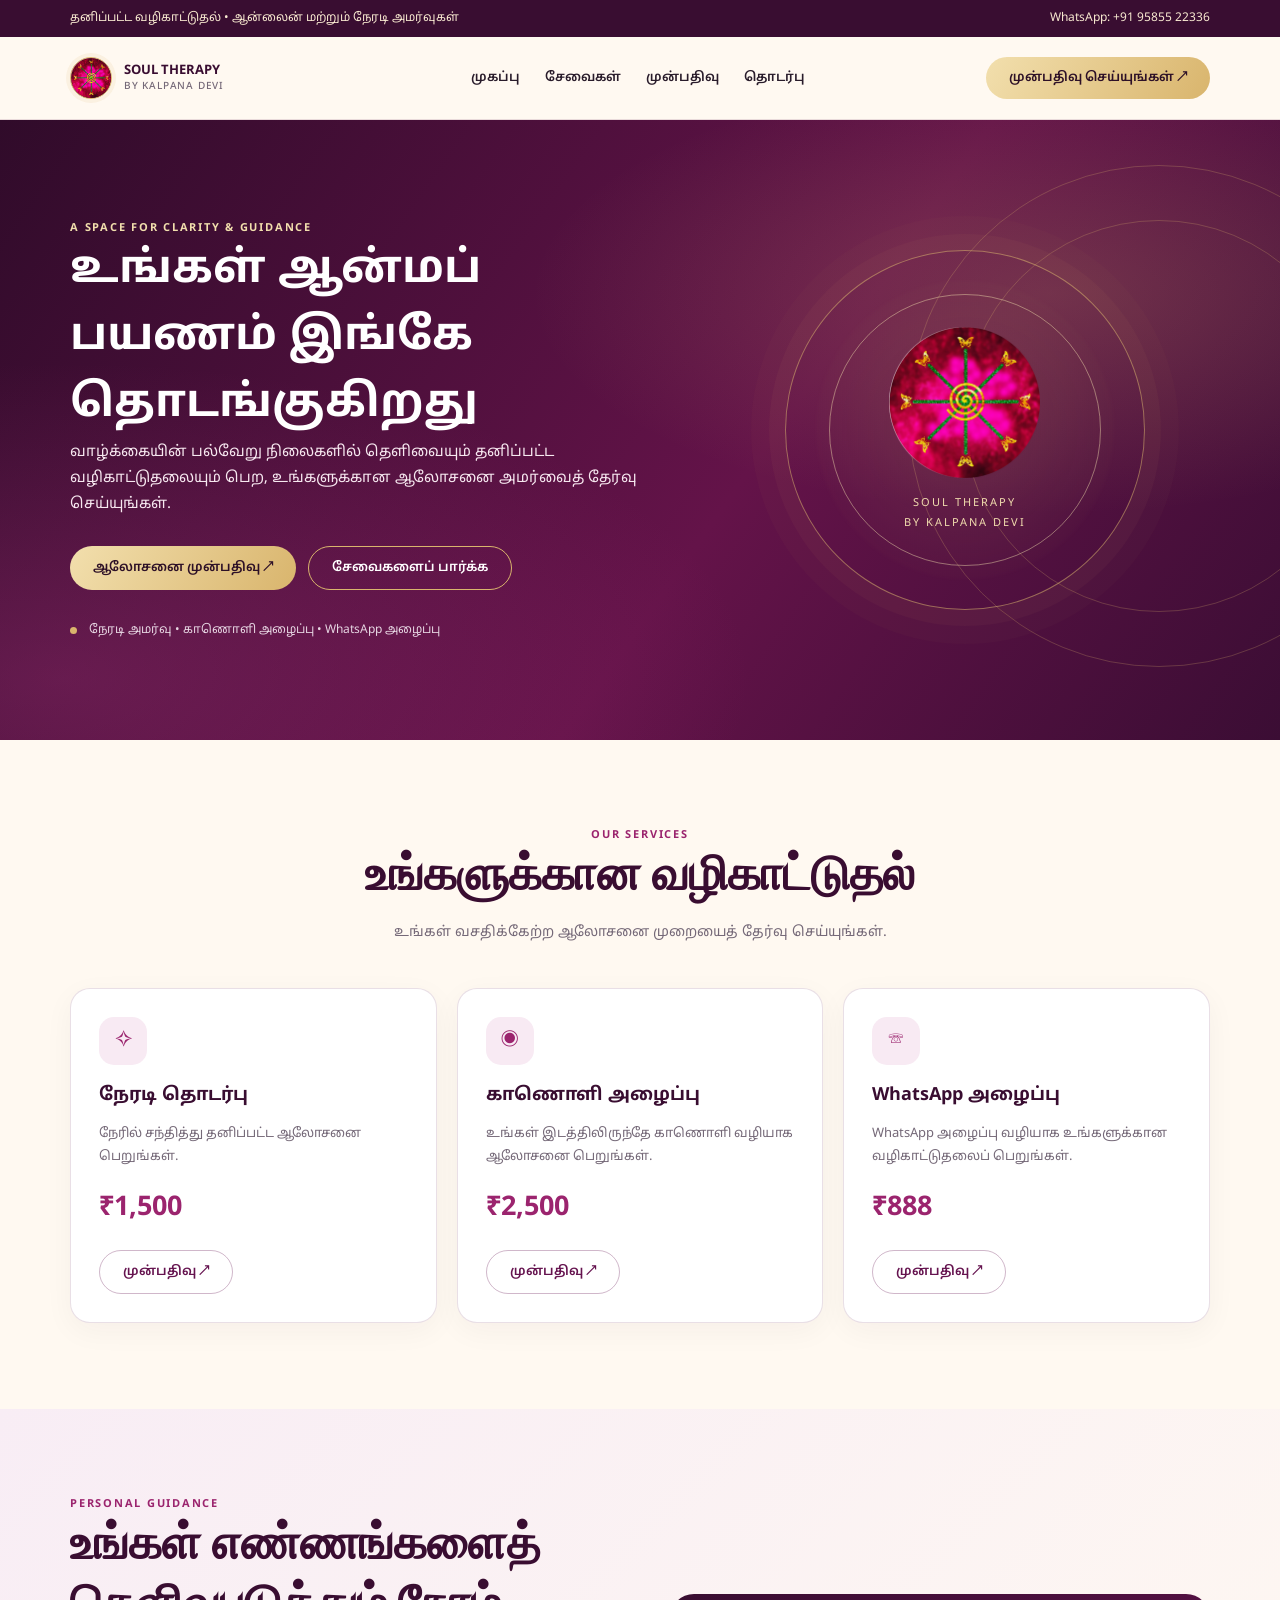
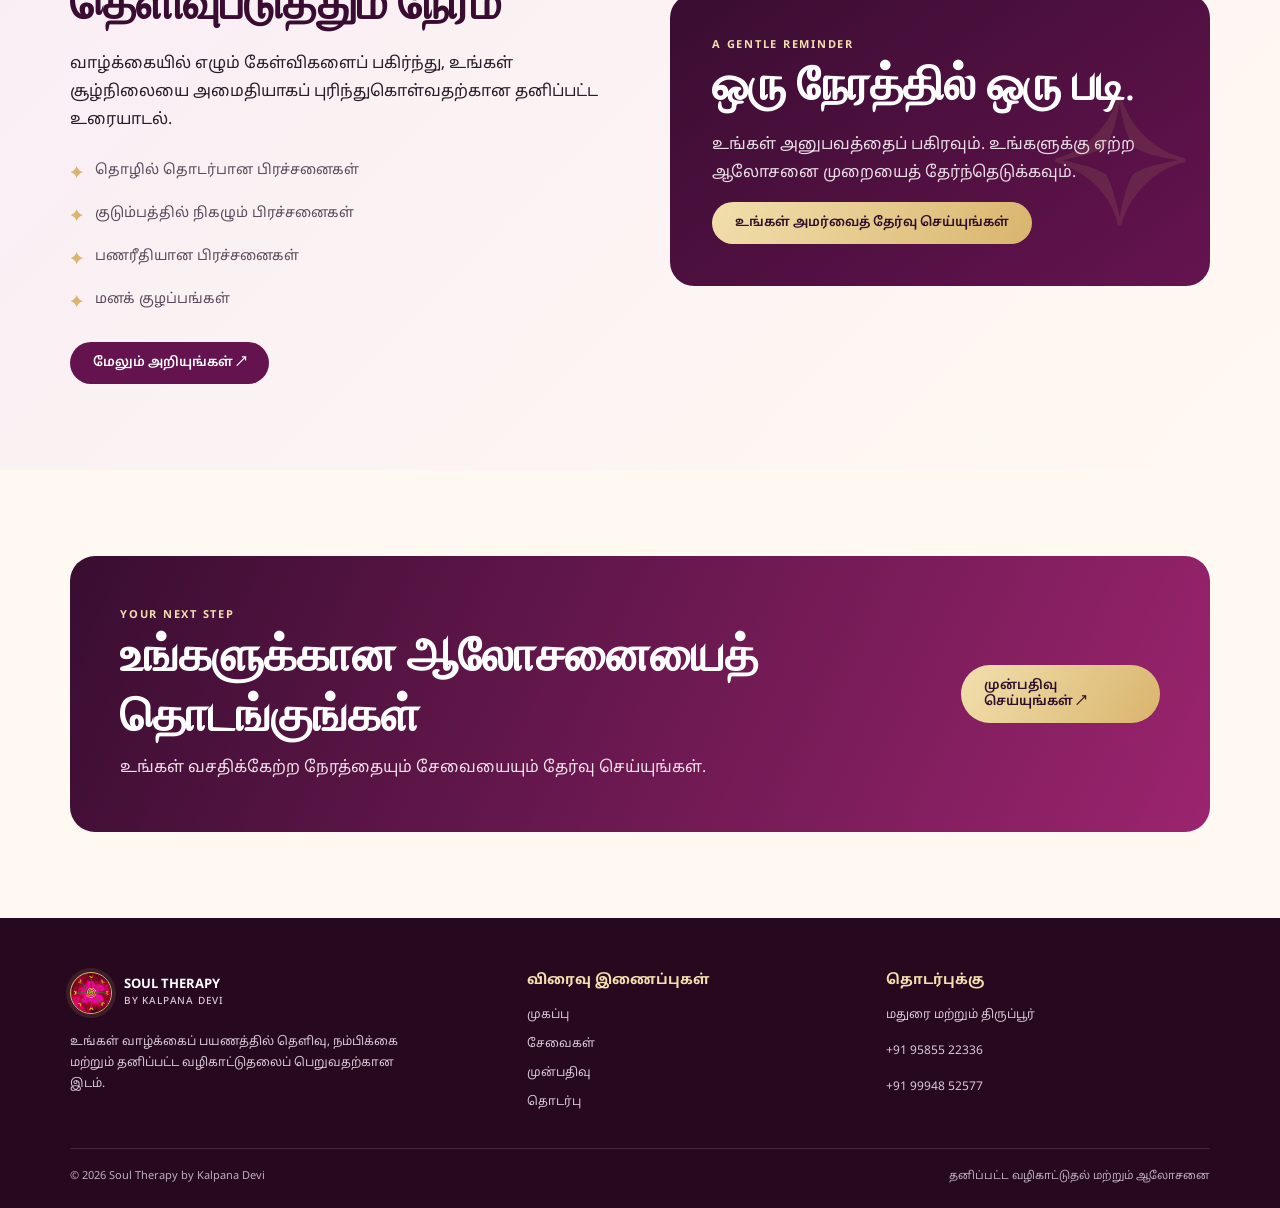
<file: index.html>
<!doctype html>
<html lang="ta">
<head>
  <meta charset="utf-8">
  <meta name="viewport" content="width=device-width, initial-scale=1">
  <meta name="description" content="Soul Therapy by Kalpana Devi - தனிப்பட்ட வழிகாட்டுதல் மற்றும் ஆலோசனை">
  <title>Soul Therapy by Kalpana Devi | முகப்பு</title>
  <link rel="stylesheet" href="assets/css/style.css">
</head>
<body>

<div class="topbar">
  <div class="container">
    <span>தனிப்பட்ட வழிகாட்டுதல் • ஆன்லைன் மற்றும் நேரடி அமர்வுகள்</span>
    <span>WhatsApp: +91 95855 22336</span>
  </div>
</div>

<div class="nav-wrap">
  <div class="container nav">
    <a class="brand" href="index.html" aria-label="Soul Therapy home">
      <img class="brand-mark" src="assets/soul-therapy-round-logo.png" alt="Soul Therapy round pink logo">
      <span class="brand-name">SOUL THERAPY
        <small>BY KALPANA DEVI</small>
      </span>
    </a>

    <button class="menu-toggle" aria-label="Open menu" aria-expanded="false">☰</button>

    <nav class="nav-links" aria-label="Main navigation">
      <a href="index.html">முகப்பு</a>
      <a href="services.html">சேவைகள்</a>
      <a href="booking.html">முன்பதிவு</a>
      <a href="contact.html">தொடர்பு</a>
    </nav>

    <a class="btn btn-primary nav-cta" href="booking.html">முன்பதிவு செய்யுங்கள் ↗</a>
  </div>
</div>

<main>

  <!-- Homepage Hero Section -->
  <section class="hero">
    <div class="container hero-grid">

      <div class="reveal">
        <div class="eyebrow">A SPACE FOR CLARITY & GUIDANCE</div>

        <!-- Updated Tamil Homepage Tagline -->
       <div class="tagline" style="font-size: clamp(28px, 3.5vw, 46px); font-weight: bold; line-height: 1.5;">
  உங்கள் ஆன்மப் பயணம் இங்கே தொடங்குகிறது
</div>
        <p class="lead">
          வாழ்க்கையின் பல்வேறு நிலைகளில் தெளிவையும் தனிப்பட்ட வழிகாட்டுதலையும் பெற,
          உங்களுக்கான ஆலோசனை அமர்வைத் தேர்வு செய்யுங்கள்.
        </p>

        <div class="hero-actions">
          <a class="btn btn-primary" href="booking.html">ஆலோசனை முன்பதிவு ↗</a>
          <a class="btn btn-outline" style="color:white;border-color:#d9b56d" href="services.html">சேவைகளைப் பார்க்க</a>
        </div>

        <div class="hero-note">
          <span class="dot"></span>
          <span>நேரடி அமர்வு • காணொளி அழைப்பு • WhatsApp அழைப்பு</span>
        </div>
      </div>

      <div class="hero-art">
        <div class="mandala">
          <div class="mandala-inner">
            <div>
              <img class="hero-logo" src="assets/soul-therapy-round-logo.png" alt="Soul Therapy round pink logo">
              <div class="mandala-caption">SOUL THERAPY<br>BY KALPANA DEVI</div>
            </div>
          </div>
        </div>
      </div>

    </div>
  </section>

  <!-- Services Section -->
  <section class="section">
    <div class="container">

      <div class="section-head reveal">
        <div class="eyebrow">OUR SERVICES</div>
        <h2>உங்களுக்கான வழிகாட்டுதல்</h2>
        <p>உங்கள் வசதிக்கேற்ற ஆலோசனை முறையைத் தேர்வு செய்யுங்கள்.</p>
      </div>

      <div class="grid-3">

        <article class="card reveal">
          <div class="card-icon">✧</div>
          <h3>நேரடி தொடர்பு</h3>
          <p>நேரில் சந்தித்து தனிப்பட்ட ஆலோசனை பெறுங்கள்.</p>
          <div class="price">₹1,500</div>
          <a class="btn btn-outline" href="booking.html">முன்பதிவு ↗</a>
        </article>

        <article class="card reveal">
          <div class="card-icon">◉</div>
          <h3>காணொளி அழைப்பு</h3>
          <p>உங்கள் இடத்திலிருந்தே காணொளி வழியாக ஆலோசனை பெறுங்கள்.</p>
          <div class="price">₹2,500</div>
          <a class="btn btn-outline" href="booking.html">முன்பதிவு ↗</a>
        </article>

        <article class="card reveal">
          <div class="card-icon">☏</div>
          <h3>WhatsApp அழைப்பு</h3>
          <p>WhatsApp அழைப்பு வழியாக உங்களுக்கான வழிகாட்டுதலைப் பெறுங்கள்.</p>
          <div class="price">₹888</div>
          <a class="btn btn-outline" href="booking.html">முன்பதிவு ↗</a>
        </article>

      </div>
    </div>
  </section>

  <!-- Personal Guidance Section -->
  <section class="section soft-section">
    <div class="container split">

      <div class="reveal">
        <div class="eyebrow">PERSONAL GUIDANCE</div>
        <h2>உங்கள் எண்ணங்களைத் தெளிவுபடுத்தும் நேரம்</h2>
        <p>
          வாழ்க்கையில் எழும் கேள்விகளைப் பகிர்ந்து, உங்கள் சூழ்நிலையை
          அமைதியாகப் புரிந்துகொள்வதற்கான தனிப்பட்ட உரையாடல்.
        </p>

        <ul class="feature-list">
          <li>தொழில் தொடர்பான பிரச்சனைகள்</li>
          <li>குடும்பத்தில் நிகழும் பிரச்சனைகள்</li>
          <li>பணரீதியான பிரச்சனைகள்</li>
          <li>மனக் குழப்பங்கள்</li>
        </ul>

        <a class="btn btn-secondary" href="services.html">மேலும் அறியுங்கள் ↗</a>
      </div>

      <div class="quote-panel reveal">
        <div class="eyebrow" style="color:#f2dfad">A GENTLE REMINDER</div>
        <h2>ஒரு நேரத்தில் ஒரு படி.</h2>
        <p>உங்கள் அனுபவத்தைப் பகிரவும். உங்களுக்கு ஏற்ற ஆலோசனை முறையைத் தேர்ந்தெடுக்கவும்.</p>
        <a class="btn btn-primary" href="booking.html">உங்கள் அமர்வைத் தேர்வு செய்யுங்கள்</a>
      </div>

    </div>
  </section>

  <!-- Booking Call to Action -->
  <section class="section">
    <div class="container">
      <div class="cta-band reveal">

        <div>
          <div class="eyebrow" style="color:#f2dfad">YOUR NEXT STEP</div>
          <h2>உங்களுக்கான ஆலோசனையைத் தொடங்குங்கள்</h2>
          <p style="color:#f0dfe9;margin:0">
            உங்கள் வசதிக்கேற்ற நேரத்தையும் சேவையையும் தேர்வு செய்யுங்கள்.
          </p>
        </div>

        <a class="btn btn-primary" href="booking.html">முன்பதிவு செய்யுங்கள் ↗</a>

      </div>
    </div>
  </section>

</main>

<!-- Footer -->
<footer>
  <div class="container">

    <div class="footer-grid">

      <div>
        <a class="brand" href="index.html">
          <img class="brand-mark" src="assets/soul-therapy-round-logo.png" alt="Soul Therapy round pink logo">
          <span class="brand-name" style="color:#fff">
            SOUL THERAPY
            <small style="color:#d9c9d6">BY KALPANA DEVI</small>
          </span>
        </a>

        <p style="margin-top:18px;max-width:330px">
          உங்கள் வாழ்க்கைப் பயணத்தில் தெளிவு, நம்பிக்கை மற்றும்
          தனிப்பட்ட வழிகாட்டுதலைப் பெறுவதற்கான இடம்.
        </p>
      </div>

      <div>
        <h3>விரைவு இணைப்புகள்</h3>
        <div class="footer-links">
          <a href="index.html">முகப்பு</a>
          <a href="services.html">சேவைகள்</a>
          <a href="booking.html">முன்பதிவு</a>
          <a href="contact.html">தொடர்பு</a>
        </div>
      </div>

      <div>
        <h3>தொடர்புக்கு</h3>
        <p>மதுரை மற்றும் திருப்பூர்</p>
        <p><a href="https://wa.me/919585522336">+91 95855 22336</a></p>
        <p><a href="https://wa.me/919994852577">+91 99948 52577</a></p>
      </div>

    </div>

    <div class="footer-bottom">
      <span>© <span id="year"></span> Soul Therapy by Kalpana Devi</span>
      <span>தனிப்பட்ட வழிகாட்டுதல் மற்றும் ஆலோசனை</span>
    </div>

  </div>
</footer>

<script>
  document.getElementById('year').textContent = new Date().getFullYear();
</script>

<script src="assets/js/main.js"></script>

</body>
</html>
</file>
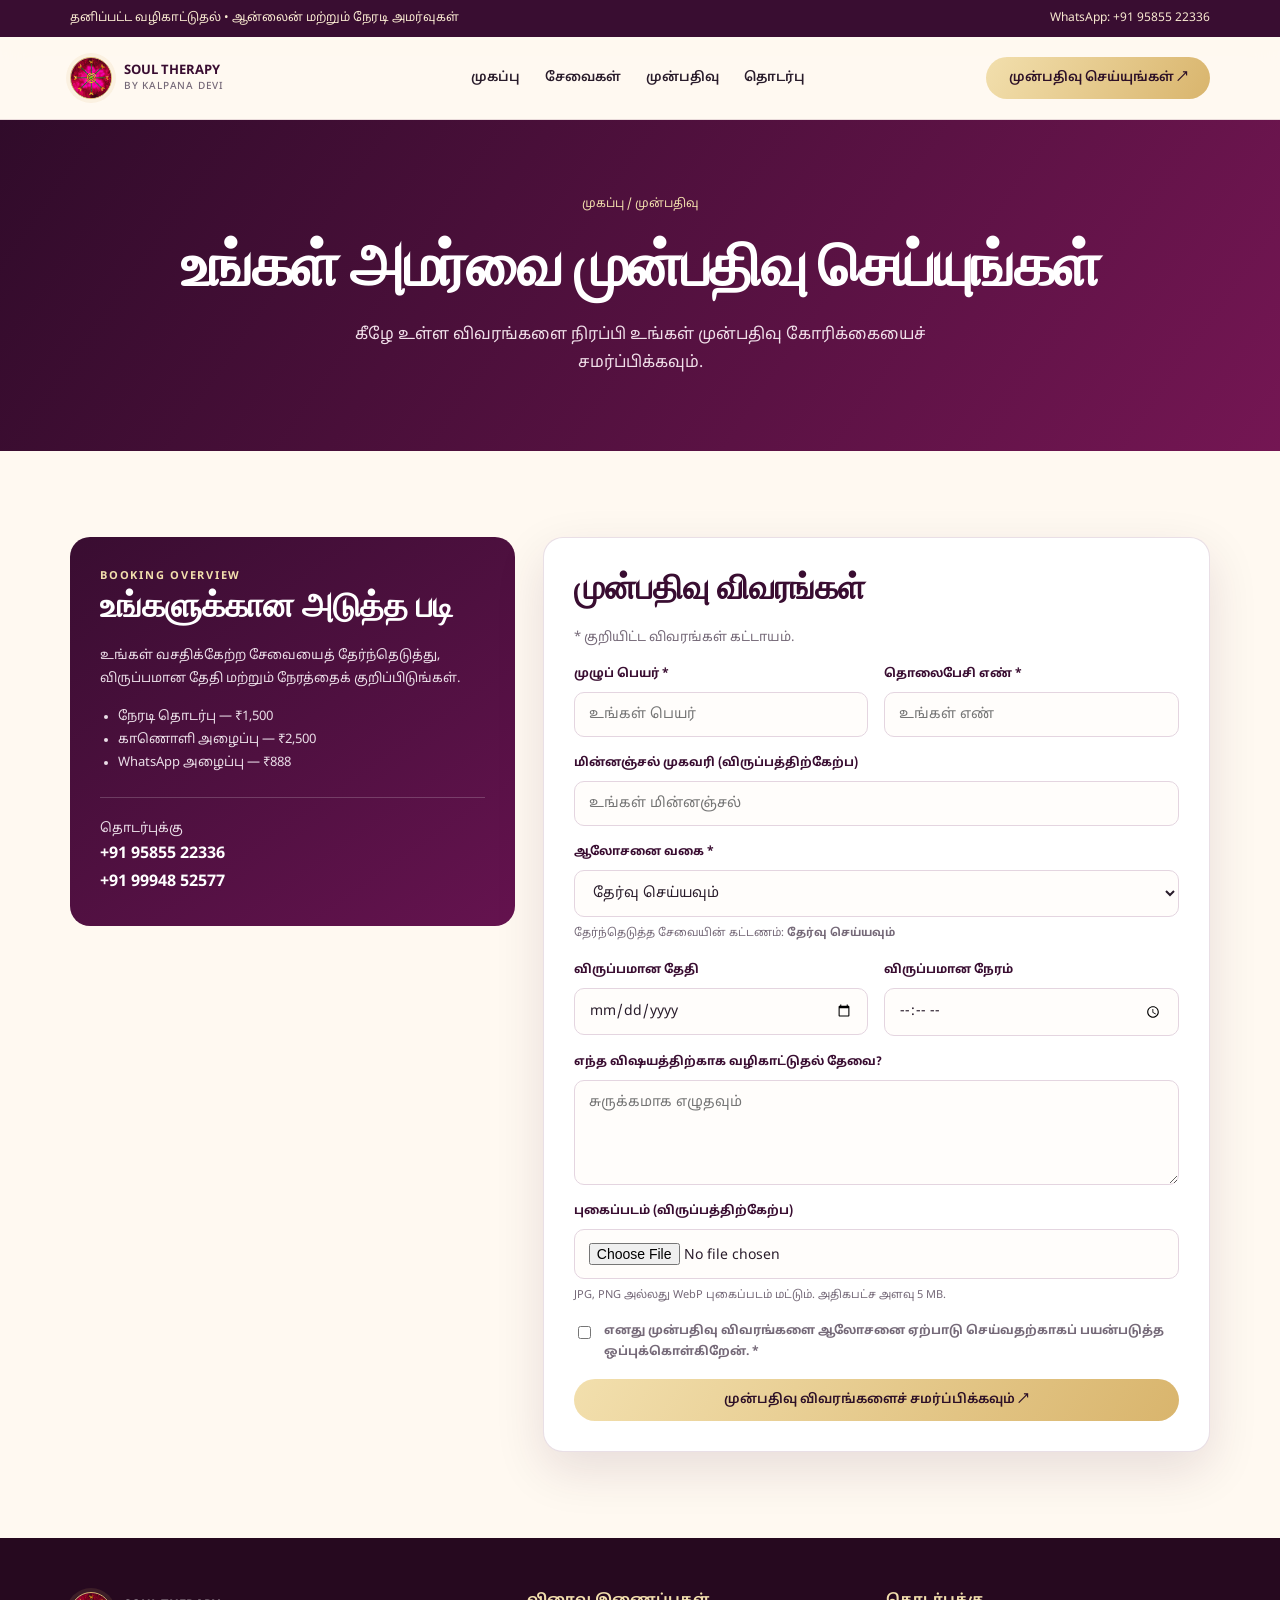
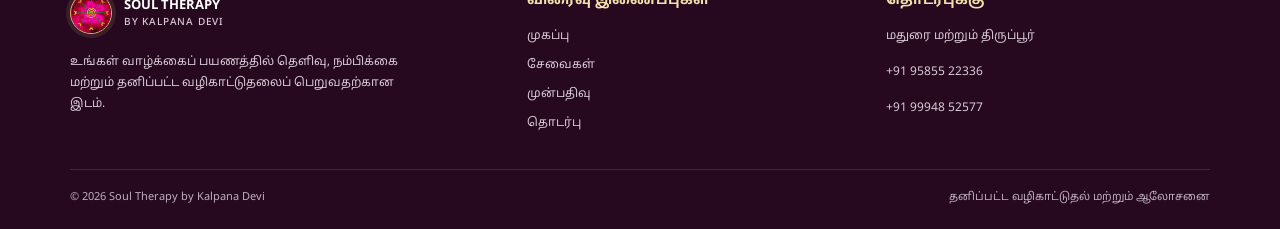
<file: booking.html>
<!doctype html>
<html lang="ta">
<head>
  <meta charset="utf-8">
  <meta name="viewport" content="width=device-width, initial-scale=1">
  <title>முன்பதிவு | Soul Therapy by Kalpana Devi</title>
  <link rel="stylesheet" href="assets/css/style.css">
</head>
<body>

<div class="topbar">
  <div class="container">
    <span>தனிப்பட்ட வழிகாட்டுதல் • ஆன்லைன் மற்றும் நேரடி அமர்வுகள்</span>
    <span>WhatsApp: +91 95855 22336</span>
  </div>
</div>

<div class="nav-wrap">
  <div class="container nav">
    <a class="brand" href="index.html" aria-label="Soul Therapy home">
      <img class="brand-mark" src="assets/soul-therapy-round-logo.png" alt="Soul Therapy round pink logo">
      <span class="brand-name">SOUL THERAPY<small>BY KALPANA DEVI</small></span>
    </a>
    <button class="menu-toggle" aria-label="Open menu" aria-expanded="false">☰</button>
    <nav class="nav-links" aria-label="Main navigation">
      <a href="index.html">முகப்பு</a>
      <a href="services.html">சேவைகள்</a>
      <a href="booking.html">முன்பதிவு</a>
      <a href="contact.html">தொடர்பு</a>
    </nav>
    <a class="btn btn-primary nav-cta" href="booking.html">முன்பதிவு செய்யுங்கள் ↗</a>
  </div>
</div>

<main>
  <section class="page-hero">
    <div class="container">
      <div class="breadcrumb">முகப்பு / முன்பதிவு</div>
      <h1>உங்கள் அமர்வை முன்பதிவு செய்யுங்கள்</h1>
      <p>கீழே உள்ள விவரங்களை நிரப்பி உங்கள் முன்பதிவு கோரிக்கையைச் சமர்ப்பிக்கவும்.</p>
    </div>
  </section>

  <section class="section">
    <div class="container booking-layout">

      <aside class="booking-summary">
        <div class="eyebrow" style="color:#f2dfad">BOOKING OVERVIEW</div>
        <h2>உங்களுக்கான அடுத்த படி</h2>
        <p>உங்கள் வசதிக்கேற்ற சேவையைத் தேர்ந்தெடுத்து, விருப்பமான தேதி மற்றும் நேரத்தைக் குறிப்பிடுங்கள்.</p>
        <ul>
          <li>நேரடி தொடர்பு — ₹1,500</li>
          <li>காணொளி அழைப்பு — ₹2,500</li>
          <li>WhatsApp அழைப்பு — ₹888</li>
        </ul>
        <div style="border-top:1px solid #ffffff30;padding-top:20px;margin-top:22px">
          <p style="margin:0">தொடர்புக்கு</p>
          <strong>+91 95855 22336</strong><br>
          <strong>+91 99948 52577</strong>
        </div>
      </aside>

      <section class="form-card">
        <h2 style="font-size:34px">முன்பதிவு விவரங்கள்</h2>
        <p style="color:var(--muted);font-size:13px">* குறியிட்ட விவரங்கள் கட்டாயம்.</p>

        <form id="bookingForm">
          <div class="form-grid">

            <div class="field">
              <label for="name">முழுப் பெயர் *</label>
              <input id="name" name="name" required maxlength="120"
                autocomplete="name" placeholder="உங்கள் பெயர்">
            </div>

            <div class="field">
              <label for="phone">தொலைபேசி எண் *</label>
              <input id="phone" name="phone" required type="tel"
                maxlength="30" autocomplete="tel"
                pattern="[0-9+ ()-]{8,30}" placeholder="உங்கள் எண்">
            </div>

            <div class="field full">
              <label for="email">மின்னஞ்சல் முகவரி (விருப்பத்திற்கேற்ப)</label>
              <input id="email" name="email" type="email"
                maxlength="254" autocomplete="email"
                placeholder="உங்கள் மின்னஞ்சல்">
            </div>

            <div class="field full">
              <label for="service">ஆலோசனை வகை *</label>
              <select id="service" name="service" required>
                <option value="">தேர்வு செய்யவும்</option>
                <option data-price="1500" value="in_person">நேரடி தொடர்பு — ₹1,500</option>
                <option data-price="2500" value="video_call">காணொளி அழைப்பு — ₹2,500</option>
                <option data-price="888" value="whatsapp_call">WhatsApp அழைப்பு — ₹888</option>
              </select>
              <div class="help-text">
                தேர்ந்தெடுத்த சேவையின் கட்டணம்:
                <strong id="selectedPrice">தேர்வு செய்யவும்</strong>
              </div>
            </div>

            <div class="field">
              <label for="date">விருப்பமான தேதி</label>
              <input id="date" name="date" type="date">
            </div>

            <div class="field">
              <label for="time">விருப்பமான நேரம்</label>
              <input id="time" name="time" type="time">
            </div>

            <div class="field full">
              <label for="concern">எந்த விஷயத்திற்காக வழிகாட்டுதல் தேவை?</label>
              <textarea id="concern" name="concern" maxlength="2000"
                placeholder="சுருக்கமாக எழுதவும்"></textarea>
            </div>

            <div class="field full">
              <label for="photo">புகைப்படம் (விருப்பத்திற்கேற்ப)</label>
              <input id="photo" name="photo" type="file"
                accept="image/png,image/jpeg,image/webp">
              <div class="help-text">
                JPG, PNG அல்லது WebP புகைப்படம் மட்டும். அதிகபட்ச அளவு 5 MB.
              </div>
            </div>

            <div class="field full">
              <label class="checkbox-row">
                <input type="checkbox" id="consent" required>
                <span>எனது முன்பதிவு விவரங்களை ஆலோசனை ஏற்பாடு செய்வதற்காகப் பயன்படுத்த ஒப்புக்கொள்கிறேன். *</span>
              </label>
            </div>

            <div class="field full">
              <button class="btn btn-primary" id="submitBooking"
                type="submit" style="width:100%">
                முன்பதிவு விவரங்களைச் சமர்ப்பிக்கவும் ↗
              </button>
            </div>

          </div>
        </form>

        <div id="formStatus" class="notice" hidden role="status" aria-live="polite"></div>
      </section>
    </div>
  </section>
</main>

<footer>
  <div class="container">
    <div class="footer-grid">
      <div>
        <a class="brand" href="index.html">
          <img class="brand-mark" src="assets/soul-therapy-round-logo.png" alt="Soul Therapy round pink logo">
          <span class="brand-name" style="color:#fff">SOUL THERAPY<small style="color:#d9c9d6">BY KALPANA DEVI</small></span>
        </a>
        <p style="margin-top:18px;max-width:330px">உங்கள் வாழ்க்கைப் பயணத்தில் தெளிவு, நம்பிக்கை மற்றும் தனிப்பட்ட வழிகாட்டுதலைப் பெறுவதற்கான இடம்.</p>
      </div>
      <div>
        <h3>விரைவு இணைப்புகள்</h3>
        <div class="footer-links">
          <a href="index.html">முகப்பு</a>
          <a href="services.html">சேவைகள்</a>
          <a href="booking.html">முன்பதிவு</a>
          <a href="contact.html">தொடர்பு</a>
        </div>
      </div>
      <div>
        <h3>தொடர்புக்கு</h3>
        <p>மதுரை மற்றும் திருப்பூர்</p>
        <p><a href="https://wa.me/919585522336">+91 95855 22336</a></p>
        <p><a href="https://wa.me/919994852577">+91 99948 52577</a></p>
      </div>
    </div>
    <div class="footer-bottom">
      <span>© <span id="year"></span> Soul Therapy by Kalpana Devi</span>
      <span>தனிப்பட்ட வழிகாட்டுதல் மற்றும் ஆலோசனை</span>
    </div>
  </div>
</footer>

<script>
document.getElementById("year").textContent =
  new Date().getFullYear();

const SUPABASE_FUNCTION_URL =
  "https://dwttxgeapquhozmtacnw.supabase.co/functions/v1/submit-booking";

const form = document.getElementById("bookingForm");
const serviceSelect = document.getElementById("service");
const priceDisplay = document.getElementById("selectedPrice");
const statusBox = document.getElementById("formStatus");
const submitButton = document.getElementById("submitBooking");
const photoInput = document.getElementById("photo");

serviceSelect.addEventListener("change", () => {
  const price = serviceSelect.selectedOptions[0].dataset.price;

  priceDisplay.textContent = price
    ? "₹" + Number(price).toLocaleString("en-IN")
    : "தேர்வு செய்யவும்";
});

form.addEventListener("submit", async (event) => {
  event.preventDefault();

  if (!form.reportValidity()) return;

  const option = serviceSelect.selectedOptions[0];
  const photo = photoInput.files[0];

  if (photo) {
    const allowedTypes = [
      "image/jpeg",
      "image/png",
      "image/webp"
    ];

    if (!allowedTypes.includes(photo.type)) {
      statusBox.hidden = false;
      statusBox.textContent =
        "JPG, PNG அல்லது WebP புகைப்படத்தைத் தேர்ந்தெடுக்கவும்.";
      return;
    }

    if (photo.size > 5 * 1024 * 1024) {
      statusBox.hidden = false;
      statusBox.textContent =
        "புகைப்படத்தின் அளவு 5 MB-க்குள் இருக்க வேண்டும்.";
      return;
    }
  }

  const formData = new FormData();

  formData.append(
    "customer_name",
    document.getElementById("name").value.trim()
  );
  formData.append(
    "phone",
    document.getElementById("phone").value.trim()
  );
  formData.append(
    "email",
    document.getElementById("email").value.trim()
  );
  formData.append("service_type", serviceSelect.value);
  formData.append("price_inr", option.dataset.price);
  formData.append(
    "preferred_date",
    document.getElementById("date").value
  );
  formData.append(
    "preferred_time",
    document.getElementById("time").value
  );
  formData.append("guidance_topic", "");
  formData.append(
    "message",
    document.getElementById("concern").value.trim()
  );

  if (photo) {
    formData.append("photo", photo);
  }

  statusBox.hidden = false;
  statusBox.textContent =
    "உங்கள் முன்பதிவு கோரிக்கை அனுப்பப்படுகிறது...";
  submitButton.disabled = true;

  try {
    const response = await fetch(SUPABASE_FUNCTION_URL, {
      method: "POST",
      body: formData
    });

    const result = await response.json();

    if (!response.ok || !result.success) {
      throw new Error(
        result.error || "முன்பதிவைச் சமர்ப்பிக்க முடியவில்லை."
      );
    }

    statusBox.textContent =
      "நன்றி! உங்கள் முன்பதிவு கோரிக்கை பெறப்பட்டது. முன்பதிவு எண்: " +
      result.booking.id +
      ". அடுத்த கட்டத்தை உறுதிப்படுத்த உங்களைத் தொடர்புகொள்வோம்.";

    form.reset();
    priceDisplay.textContent = "தேர்வு செய்யவும்";

  } catch (error) {
    console.error("Booking submission failed:", error);

    statusBox.textContent =
      error instanceof Error
        ? "முன்பதிவு அனுப்பப்படவில்லை: " + error.message
        : "முன்பதிவு அனுப்பப்படவில்லை. மீண்டும் முயற்சிக்கவும்.";
  } finally {
    submitButton.disabled = false;
  }
});
</script>

<script src="assets/js/main.js"></script>
</body>
</html>
</file>
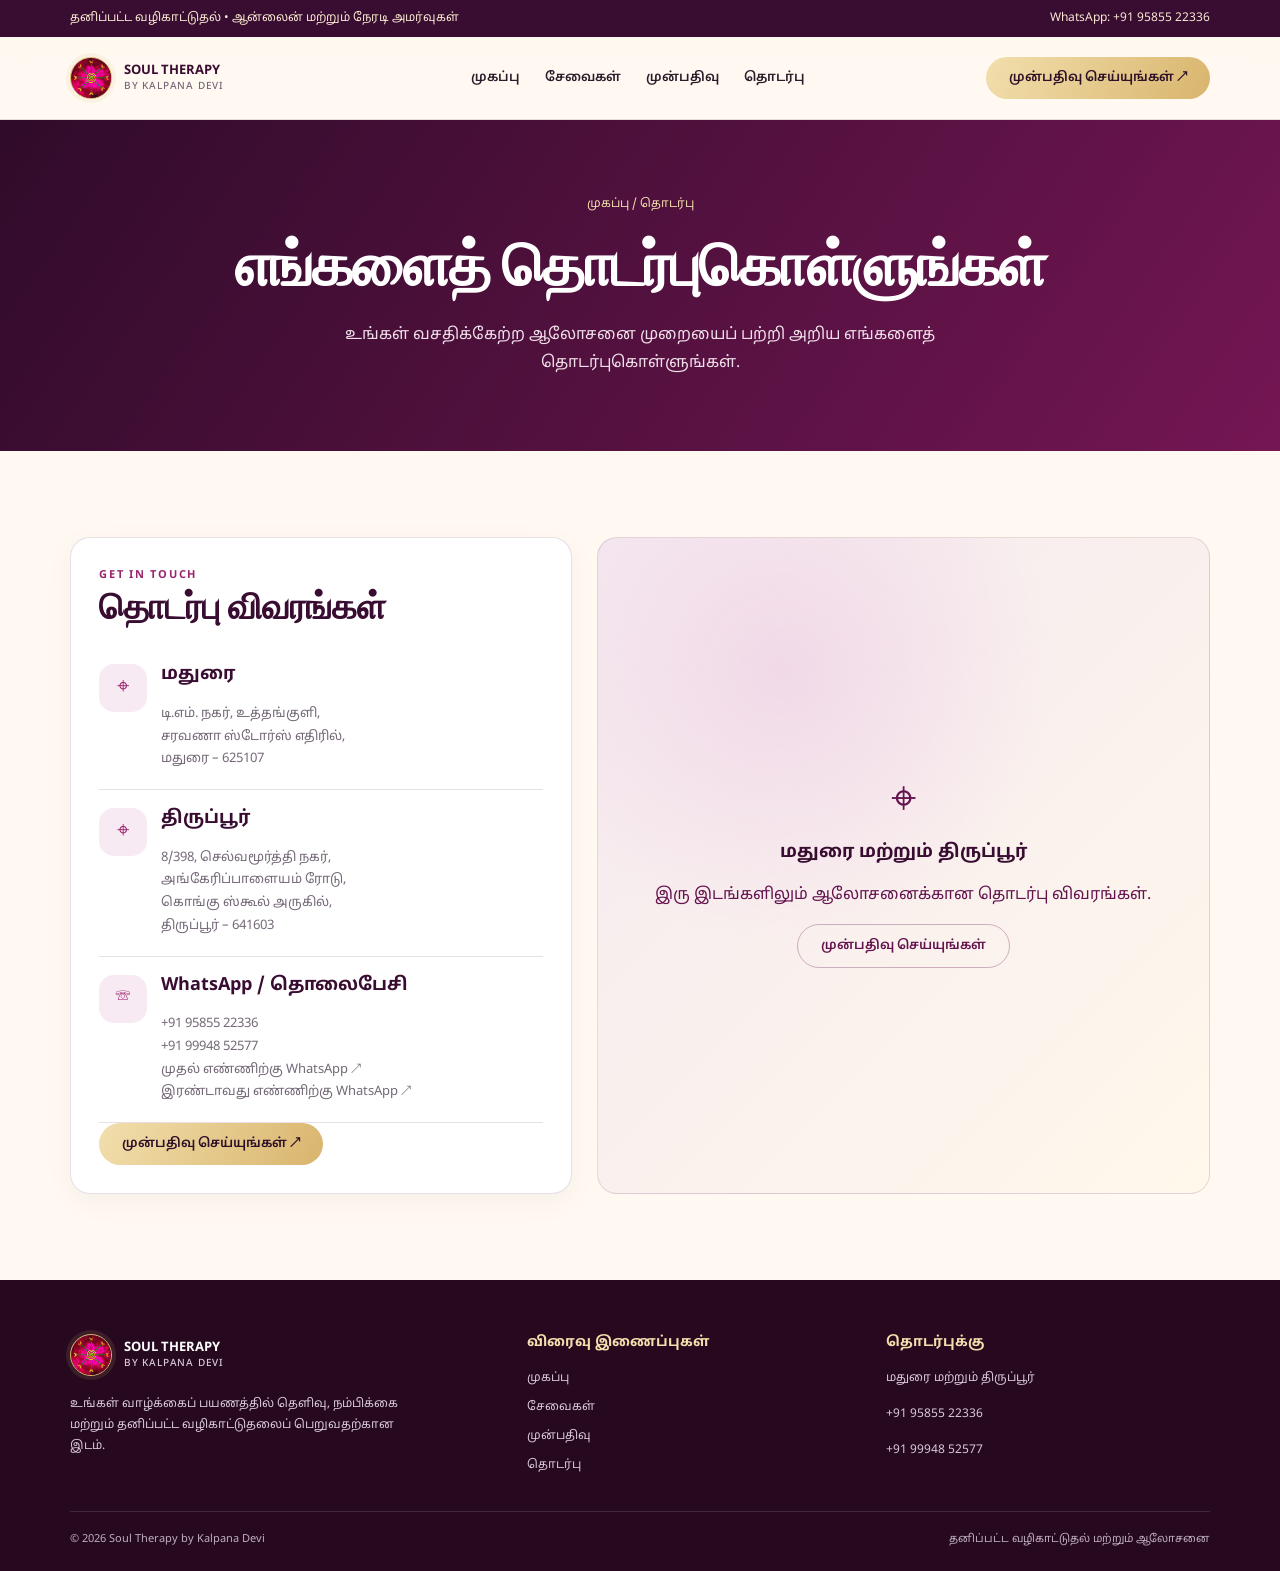
<file: contact.html>
<!doctype html>
<html lang="ta"><head><meta charset="utf-8"><meta name="viewport" content="width=device-width, initial-scale=1"><title>தொடர்பு | Soul Therapy by Kalpana Devi</title><link rel="stylesheet" href="assets/css/style.css"></head><body>

<div class="topbar"><div class="container"><span>தனிப்பட்ட வழிகாட்டுதல் • ஆன்லைன் மற்றும் நேரடி அமர்வுகள்</span><span>WhatsApp: +91 95855 22336</span></div></div>
<div class="nav-wrap"><div class="container nav">
  <a class="brand" href="index.html" aria-label="Soul Therapy home"><img class="brand-mark" src="assets/soul-therapy-round-logo.png" alt="Soul Therapy round pink logo"><span class="brand-name">SOUL THERAPY<small>BY KALPANA DEVI</small></span></a>
  <button class="menu-toggle" aria-label="Open menu" aria-expanded="false">☰</button>
  <nav class="nav-links" aria-label="Main navigation">
    <a href="index.html">முகப்பு</a><a href="services.html">சேவைகள்</a><a href="booking.html">முன்பதிவு</a><a href="contact.html">தொடர்பு</a>
  </nav>
  <a class="btn btn-primary nav-cta" href="booking.html">முன்பதிவு செய்யுங்கள் ↗</a>
</div></div>
<main><section class="page-hero"><div class="container"><div class="breadcrumb">முகப்பு / தொடர்பு</div><h1>எங்களைத் தொடர்புகொள்ளுங்கள்</h1><p>உங்கள் வசதிக்கேற்ற ஆலோசனை முறையைப் பற்றி அறிய எங்களைத் தொடர்புகொள்ளுங்கள்.</p></div></section>
<section class="section"><div class="container contact-grid"><div class="card"><div class="eyebrow">GET IN TOUCH</div><h2 style="font-size:36px">தொடர்பு விவரங்கள்</h2>
<div class="contact-item"><div class="card-icon">⌖</div><div><h3>மதுரை</h3><p>டி.எம். நகர், உத்தங்குளி,<br>சரவணா ஸ்டோர்ஸ் எதிரில்,<br>மதுரை – 625107</p></div></div>
<div class="contact-item"><div class="card-icon">⌖</div><div><h3>திருப்பூர்</h3><p>8/398, செல்வமூர்த்தி நகர்,<br>அங்கேரிப்பாளையம் ரோடு,<br>கொங்கு ஸ்கூல் அருகில்,<br>திருப்பூர் – 641603</p></div></div>
<div class="contact-item"><div class="card-icon">☏</div><div><h3>WhatsApp / தொலைபேசி</h3><p><a href="tel:+919585522336">+91 95855 22336</a><br><a href="tel:+919994852577">+91 99948 52577</a></p><p><a href="https://wa.me/919585522336">முதல் எண்ணிற்கு WhatsApp ↗</a><br><a href="https://wa.me/919994852577">இரண்டாவது எண்ணிற்கு WhatsApp ↗</a></p></div></div>
<a class="btn btn-primary" href="booking.html">முன்பதிவு செய்யுங்கள் ↗</a></div>
<div class="map-placeholder"><div><div style="font-size:45px">⌖</div><h3>மதுரை மற்றும் திருப்பூர்</h3><p>இரு இடங்களிலும் ஆலோசனைக்கான தொடர்பு விவரங்கள்.</p><a class="btn btn-outline" href="booking.html">முன்பதிவு செய்யுங்கள்</a></div></div>
</div></section></main>
<footer><div class="container">
  <div class="footer-grid">
    <div><a class="brand" href="index.html"><img class="brand-mark" src="assets/soul-therapy-round-logo.png" alt="Soul Therapy round pink logo"><span class="brand-name" style="color:#fff">SOUL THERAPY<small style="color:#d9c9d6">BY KALPANA DEVI</small></span></a>
      <p style="margin-top:18px;max-width:330px">உங்கள் வாழ்க்கைப் பயணத்தில் தெளிவு, நம்பிக்கை மற்றும் தனிப்பட்ட வழிகாட்டுதலைப் பெறுவதற்கான இடம்.</p></div>
    <div><h3>விரைவு இணைப்புகள்</h3><div class="footer-links"><a href="index.html">முகப்பு</a><a href="services.html">சேவைகள்</a><a href="booking.html">முன்பதிவு</a><a href="contact.html">தொடர்பு</a></div></div>
    <div><h3>தொடர்புக்கு</h3><p>மதுரை மற்றும் திருப்பூர்</p><p><a href="https://wa.me/919585522336">+91 95855 22336</a></p><p><a href="https://wa.me/919994852577">+91 99948 52577</a></p></div>
  </div>
  <div class="footer-bottom"><span>© <span id="year"></span> Soul Therapy by Kalpana Devi</span><span>தனிப்பட்ட வழிகாட்டுதல் மற்றும் ஆலோசனை</span></div>
</div></footer>
<script>document.getElementById('year').textContent = new Date().getFullYear();</script><script src="assets/js/main.js"></script>
</body></html>
</file>
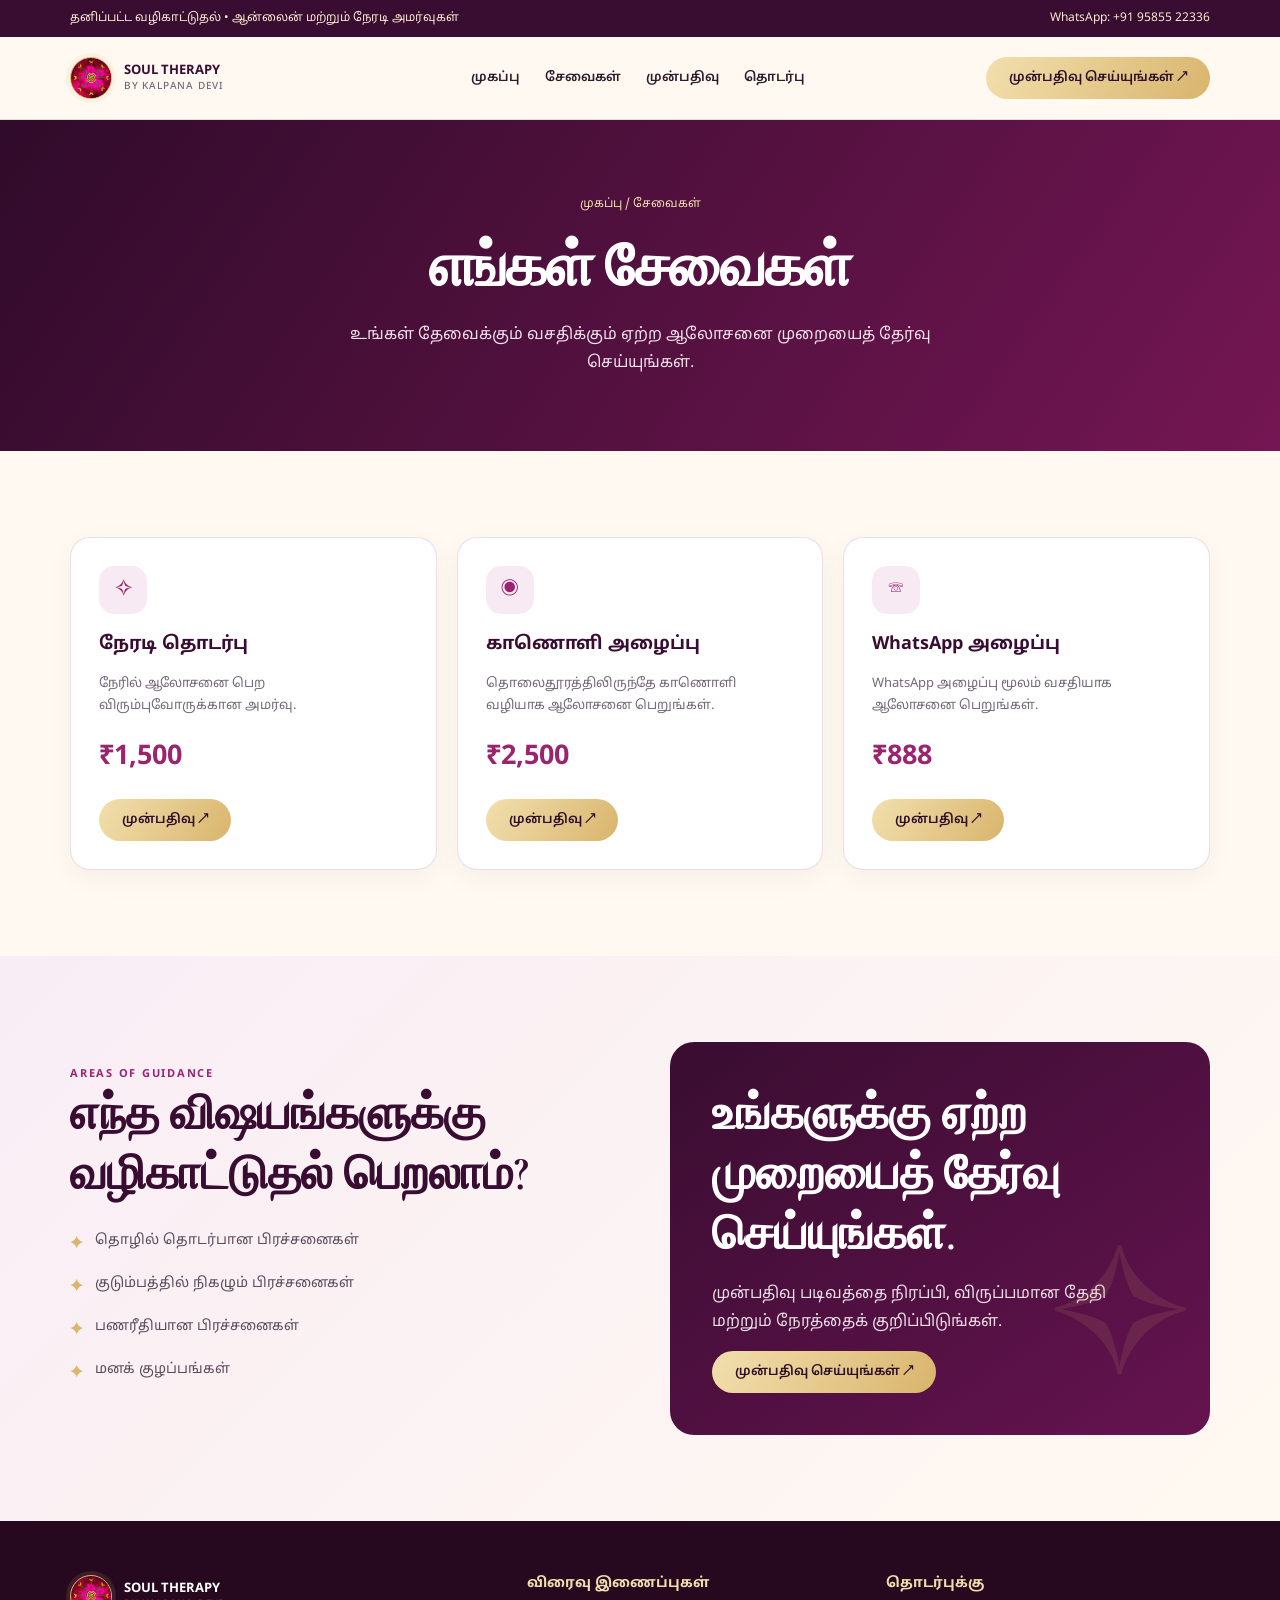
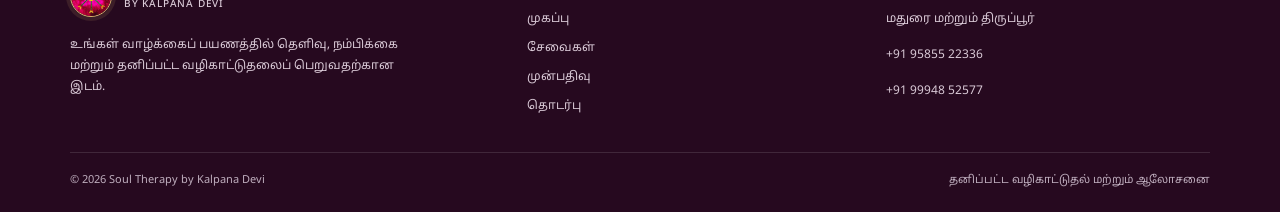
<file: services.html>
<!doctype html>
<html lang="ta"><head><meta charset="utf-8"><meta name="viewport" content="width=device-width, initial-scale=1"><title>சேவைகள் | Soul Therapy by Kalpana Devi</title><link rel="stylesheet" href="assets/css/style.css"></head><body>

<div class="topbar"><div class="container"><span>தனிப்பட்ட வழிகாட்டுதல் • ஆன்லைன் மற்றும் நேரடி அமர்வுகள்</span><span>WhatsApp: +91 95855 22336</span></div></div>
<div class="nav-wrap"><div class="container nav">
  <a class="brand" href="index.html" aria-label="Soul Therapy home"><img class="brand-mark" src="assets/soul-therapy-round-logo.png" alt="Soul Therapy round pink logo"><span class="brand-name">SOUL THERAPY<small>BY KALPANA DEVI</small></span></a>
  <button class="menu-toggle" aria-label="Open menu" aria-expanded="false">☰</button>
  <nav class="nav-links" aria-label="Main navigation">
    <a href="index.html">முகப்பு</a><a href="services.html">சேவைகள்</a><a href="booking.html">முன்பதிவு</a><a href="contact.html">தொடர்பு</a>
  </nav>
  <a class="btn btn-primary nav-cta" href="booking.html">முன்பதிவு செய்யுங்கள் ↗</a>
</div></div>
<main><section class="page-hero"><div class="container"><div class="breadcrumb">முகப்பு / சேவைகள்</div><h1>எங்கள் சேவைகள்</h1><p>உங்கள் தேவைக்கும் வசதிக்கும் ஏற்ற ஆலோசனை முறையைத் தேர்வு செய்யுங்கள்.</p></div></section>
<section class="section"><div class="container"><div class="grid-3">
<article class="card reveal"><div class="card-icon">✧</div><h3>நேரடி தொடர்பு</h3><p>நேரில் ஆலோசனை பெற விரும்புவோருக்கான அமர்வு.</p><div class="price">₹1,500</div><a class="btn btn-primary" href="booking.html">முன்பதிவு ↗</a></article>
<article class="card reveal"><div class="card-icon">◉</div><h3>காணொளி அழைப்பு</h3><p>தொலைதூரத்திலிருந்தே காணொளி வழியாக ஆலோசனை பெறுங்கள்.</p><div class="price">₹2,500</div><a class="btn btn-primary" href="booking.html">முன்பதிவு ↗</a></article>
<article class="card reveal"><div class="card-icon">☏</div><h3>WhatsApp அழைப்பு</h3><p>WhatsApp அழைப்பு மூலம் வசதியாக ஆலோசனை பெறுங்கள்.</p><div class="price">₹888</div><a class="btn btn-primary" href="booking.html">முன்பதிவு ↗</a></article>
</div></div></section>
<section class="section soft-section"><div class="container split"><div><div class="eyebrow">AREAS OF GUIDANCE</div><h2>எந்த விஷயங்களுக்கு வழிகாட்டுதல் பெறலாம்?</h2><ul class="feature-list"><li>தொழில் தொடர்பான பிரச்சனைகள்</li><li>குடும்பத்தில் நிகழும் பிரச்சனைகள்</li><li>பணரீதியான பிரச்சனைகள்</li><li>மனக் குழப்பங்கள்</li></ul></div><div class="quote-panel"><h2>உங்களுக்கு ஏற்ற முறையைத் தேர்வு செய்யுங்கள்.</h2><p>முன்பதிவு படிவத்தை நிரப்பி, விருப்பமான தேதி மற்றும் நேரத்தைக் குறிப்பிடுங்கள்.</p><a class="btn btn-primary" href="booking.html">முன்பதிவு செய்யுங்கள் ↗</a></div></div></section></main>
<footer><div class="container">
  <div class="footer-grid">
    <div><a class="brand" href="index.html"><img class="brand-mark" src="assets/soul-therapy-round-logo.png" alt="Soul Therapy round pink logo"><span class="brand-name" style="color:#fff">SOUL THERAPY<small style="color:#d9c9d6">BY KALPANA DEVI</small></span></a>
      <p style="margin-top:18px;max-width:330px">உங்கள் வாழ்க்கைப் பயணத்தில் தெளிவு, நம்பிக்கை மற்றும் தனிப்பட்ட வழிகாட்டுதலைப் பெறுவதற்கான இடம்.</p></div>
    <div><h3>விரைவு இணைப்புகள்</h3><div class="footer-links"><a href="index.html">முகப்பு</a><a href="services.html">சேவைகள்</a><a href="booking.html">முன்பதிவு</a><a href="contact.html">தொடர்பு</a></div></div>
    <div><h3>தொடர்புக்கு</h3><p>மதுரை மற்றும் திருப்பூர்</p><p><a href="https://wa.me/919585522336">+91 95855 22336</a></p><p><a href="https://wa.me/919994852577">+91 99948 52577</a></p></div>
  </div>
  <div class="footer-bottom"><span>© <span id="year"></span> Soul Therapy by Kalpana Devi</span><span>தனிப்பட்ட வழிகாட்டுதல் மற்றும் ஆலோசனை</span></div>
</div></footer>
<script>document.getElementById('year').textContent = new Date().getFullYear();</script><script src="assets/js/main.js"></script>
</body></html>
</file>
<file: assets/css/style.css>
@import url('https://fonts.googleapis.com/css2?family=Cormorant+Garamond:wght@500;600;700&family=Noto+Sans+Tamil:wght@400;500;600;700&display=swap');

:root {
  --wine: #390d31;
  --plum: #65134f;
  --magenta: #9b246e;
  --gold: #d9b56d;
  --gold-light: #f2dfad;
  --cream: #fff9f1;
  --ink: #291c2b;
  --muted: #756978;
  --white: #fff;
  --line: rgba(119, 59, 99, .16);
  --shadow: 0 18px 50px rgba(57, 13, 49, .12);
}
* { box-sizing: border-box; }
html { scroll-behavior: smooth; }
body {
  margin: 0; color: var(--ink); background: var(--cream);
  font-family: "Noto Sans Tamil", Arial, sans-serif; line-height: 1.75;
}
a { color: inherit; text-decoration: none; }
img { max-width: 100%; display: block; }
.container { width: min(1140px, calc(100% - 40px)); margin: auto; }
.topbar { background: var(--wine); color: #f8e9d0; font-size: 12px; padding: 8px 0; }
.topbar .container { display:flex; justify-content:space-between; gap:16px; flex-wrap:wrap; }
.nav-wrap { position: sticky; top: 0; z-index: 20; background: rgba(255,249,241,.94); backdrop-filter: blur(14px); border-bottom: 1px solid var(--line); }
.nav { min-height: 82px; display:flex; align-items:center; justify-content:space-between; gap:24px; }
.brand { display:flex; align-items:center; gap:12px; min-width: 220px; }
.brand-mark {
  width: 50px; height: 50px; border-radius: 50%; display:grid; place-items:center;
  color: var(--gold-light); font-family: Georgia, serif; font-size: 24px;
  border: 1px solid var(--gold); background: radial-gradient(circle at 30% 25%, #a94a87, var(--wine) 70%);
  box-shadow: 0 0 0 4px rgba(217,181,109,.12);
}
.brand-name { font-size: 13px; font-weight: 700; line-height: 1.4; color: var(--wine); }
.brand-name small { display:block; color:var(--muted); font-weight:500; font-size:10px; letter-spacing:.08em; }
.nav-links { display:flex; align-items:center; gap:25px; font-size:13px; font-weight:600; }
.nav-links a:hover, .nav-links a.active { color:var(--magenta); }
.menu-toggle { display:none; border:1px solid var(--line); border-radius:10px; background:white; padding:8px 12px; color:var(--wine); font-size:20px; }
.btn {
  display:inline-flex; align-items:center; justify-content:center; gap:9px; border:0; cursor:pointer;
  border-radius:999px; padding:13px 23px; font:600 13px "Noto Sans Tamil", sans-serif;
  transition: transform .25s, box-shadow .25s, background .25s;
}
.btn:hover { transform:translateY(-2px); box-shadow:0 10px 24px rgba(57,13,49,.17); }
.btn-primary { color:#2d1027; background:linear-gradient(120deg,var(--gold-light),var(--gold)); }
.btn-secondary { color:white; background:var(--plum); }
.btn-outline { color:var(--plum); border:1px solid rgba(101,19,79,.3); background:transparent; }
.eyebrow { color:var(--magenta); text-transform:uppercase; letter-spacing:.16em; font-size:11px; font-weight:700; }
h1,h2,h3 { margin:0 0 16px; line-height:1.25; }
h1,h2 { font-family:"Cormorant Garamond", Georgia, serif; }
h1 { font-size:clamp(42px,6vw,76px); font-weight:600; letter-spacing:-.025em; }
h2 { font-size:clamp(32px,4vw,48px); font-weight:600; color:var(--wine); }
h3 { font-size:18px; color:var(--wine); }
p { margin:0 0 15px; }
.lead { color:#f7e8f0; max-width:590px; font-size:15px; }
.section { padding:86px 0; }
.section-head { max-width:680px; margin:0 auto 42px; text-align:center; }
.section-head p { color:var(--muted); font-size:14px; }
.hero {
  position:relative; overflow:hidden; color:white; min-height:620px; display:flex; align-items:center;
  background:
    radial-gradient(ellipse at 82% 28%, rgba(217,181,109,.2), transparent 35%),
    radial-gradient(ellipse at 5% 90%, rgba(176,57,132,.3), transparent 40%),
    linear-gradient(125deg,#300b2a 0%,#641349 58%,#3b0d34 100%);
}
.hero:before,.hero:after { content:""; position:absolute; border:1px solid rgba(217,181,109,.25); border-radius:50%; pointer-events:none; }
.hero:before { width:500px;height:500px;right:-130px;top:45px; }
.hero:after { width:390px;height:390px;right:-75px;top:100px; }
.hero-grid { display:grid; grid-template-columns:1.1fr .9fr; align-items:center; gap:50px; position:relative; z-index:1; padding:80px 0; }
.hero h1 { color:white; margin:14px 0 22px; }
.hero h1 span { color:var(--gold-light); font-style:italic; }
.hero .eyebrow { color:var(--gold-light); }
.hero-actions { display:flex; gap:12px; flex-wrap:wrap; margin-top:28px; }
.hero-note { display:flex; gap:12px; align-items:center; margin-top:30px; color:#e7d6e3; font-size:12px; }
.hero-note .dot { width:7px;height:7px;background:var(--gold);border-radius:50%; }
.hero-art { min-height:380px; display:grid; place-items:center; position:relative; }
.mandala {
  width:min(360px,80vw); aspect-ratio:1; border-radius:50%; display:grid; place-items:center;
  background:radial-gradient(circle,rgba(217,181,109,.13),rgba(217,181,109,.02) 58%,transparent 60%);
  border:1px solid rgba(217,181,109,.55); box-shadow:0 0 0 16px rgba(217,181,109,.04),0 0 0 34px rgba(217,181,109,.025);
  animation: float 7s ease-in-out infinite;
}
.mandala-inner { width:76%;height:76%;border-radius:50%;border:1px solid rgba(242,223,173,.45);display:grid;place-items:center;text-align:center;padding:30px; }
.mandala-symbol { font-family:Georgia,serif;font-size:82px;line-height:1;color:var(--gold-light);text-shadow:0 0 30px rgba(217,181,109,.3); }
.mandala-caption { color:#f1dcae;font-size:11px;letter-spacing:.18em;margin-top:12px; }
@keyframes float { 0%,100%{transform:translateY(0)}50%{transform:translateY(-12px)} }
.grid-3 { display:grid; grid-template-columns:repeat(3,1fr); gap:20px; }
.card { background:white; border:1px solid var(--line); border-radius:20px; padding:28px; box-shadow:0 8px 30px rgba(57,13,49,.045); transition:transform .25s,box-shadow .25s; }
.card:hover { transform:translateY(-5px); box-shadow:var(--shadow); }
.card-icon { width:48px;height:48px;border-radius:15px;display:grid;place-items:center;background:#f8eaf3;color:var(--magenta);font-size:22px;margin-bottom:20px; }
.card p { color:var(--muted);font-size:13px; }
.price { color:var(--magenta);font-size:27px;font-weight:700;margin:16px 0 18px; }
.soft-section { background:linear-gradient(135deg,#f8edf5,#fff9f1); }
.split { display:grid;grid-template-columns:1fr 1fr;gap:60px;align-items:center; }
.feature-list { list-style:none;padding:0;margin:25px 0; }
.feature-list li { display:flex;gap:12px;margin:13px 0;color:#5b4b5c;font-size:14px; }
.feature-list li:before { content:"✦";color:var(--gold);font-size:17px; }
.quote-panel { border-radius:24px;padding:42px;background:linear-gradient(145deg,var(--wine),var(--plum));color:white;position:relative;overflow:hidden; }
.quote-panel:after { content:"✧";position:absolute;right:18px;bottom:-50px;font-size:180px;color:rgba(217,181,109,.12); }
.quote-panel h2 { color:white; }
.quote-panel p { color:#eadce7; }
.cta-band { padding:50px;border-radius:25px;background:linear-gradient(115deg,var(--wine),var(--magenta));color:white;display:flex;align-items:center;justify-content:space-between;gap:24px; }
.cta-band h2 { color:white;margin-bottom:8px; }
.page-hero { background:linear-gradient(125deg,#300b2a,#741653);padding:74px 0;color:white;text-align:center; }
.page-hero h1 { font-size:clamp(40px,5vw,60px);color:white; }
.page-hero p { color:#f0dfe9;max-width:650px;margin:0 auto; }
.breadcrumb { font-size:12px;color:var(--gold-light);margin-bottom:15px; }
.booking-layout { display:grid;grid-template-columns:.8fr 1.2fr;gap:28px;align-items:start; }
.booking-summary { background:linear-gradient(145deg,var(--wine),var(--plum));color:white;border-radius:20px;padding:30px; }
.booking-summary h2 { color:white;font-size:34px; }
.booking-summary p,.booking-summary li { color:#eadde7;font-size:13px; }
.booking-summary ul { padding-left:18px; }
.form-card { background:white;border:1px solid var(--line);border-radius:20px;padding:30px;box-shadow:var(--shadow); }
.form-grid { display:grid;grid-template-columns:1fr 1fr;gap:16px; }
.field { display:flex;flex-direction:column;gap:7px; }
.field.full { grid-column:1/-1; }
label { font-size:12px;font-weight:700;color:var(--wine); }
input,select,textarea { width:100%;border:1px solid #e4d5e0;background:#fffdfb;border-radius:10px;padding:13px 14px;font:14px "Noto Sans Tamil",sans-serif;color:var(--ink);outline:none; }
input:focus,select:focus,textarea:focus { border-color:var(--magenta);box-shadow:0 0 0 3px rgba(155,36,110,.09); }
textarea { min-height:105px;resize:vertical; }
.help-text { color:var(--muted);font-size:11px; }
.checkbox-row { display:flex;gap:10px;align-items:flex-start;font-size:12px;color:var(--muted); }
.checkbox-row input { width:auto;margin-top:5px; }
.notice { background:#fff7e5;border:1px solid #f1dfb7;color:#725a29;border-radius:12px;padding:14px;font-size:12px;margin-top:18px; }
.contact-grid { display:grid;grid-template-columns:.9fr 1.1fr;gap:25px; }
.contact-item { display:flex;gap:14px;padding:18px 0;border-bottom:1px solid var(--line); }
.contact-item .card-icon { flex-shrink:0;margin:0; }
.contact-item p { color:var(--muted);font-size:13px;margin:0; }
.map-placeholder { min-height:260px;border-radius:20px;background:radial-gradient(circle at 30% 20%,#f1d9e8,transparent 40%),linear-gradient(135deg,#f4e9f0,#fff8eb);border:1px solid var(--line);display:grid;place-items:center;text-align:center;padding:25px;color:var(--plum); }
footer { background:#26091f;color:#f0e4ec;padding:54px 0 22px; }
.footer-grid { display:grid;grid-template-columns:1.3fr 1fr 1fr;gap:35px; }
footer h3 { color:var(--gold-light);font-size:14px; }
footer p,footer a { color:#d9c9d6;font-size:12px; }
.footer-links { display:grid;gap:8px; }
.footer-bottom { margin-top:35px;padding-top:18px;border-top:1px solid rgba(255,255,255,.12);display:flex;justify-content:space-between;gap:15px;flex-wrap:wrap;color:#bfaebe;font-size:11px; }
.reveal { opacity:0;transform:translateY(18px);transition:opacity .7s ease,transform .7s ease; }
.reveal.visible { opacity:1;transform:translateY(0); }
.mobile-only { display:none; }
@media(max-width:850px) {
  .nav-links { display:none;position:absolute;top:82px;left:0;right:0;background:var(--cream);padding:20px;flex-direction:column;align-items:stretch;border-bottom:1px solid var(--line); }
  .nav-links.open { display:flex; }
  .menu-toggle { display:block; }
  .nav .nav-cta { display:none; }
  .hero-grid,.split,.booking-layout,.contact-grid { grid-template-columns:1fr; }
  .hero { min-height:auto; }
  .hero-grid { padding:65px 0;gap:15px; }
  .hero-art { min-height:300px; }
  .grid-3 { grid-template-columns:1fr; }
  .footer-grid { grid-template-columns:1fr 1fr; }
  .cta-band { align-items:flex-start;flex-direction:column;padding:32px; }
}
@media(max-width:560px) {
  .container { width:min(100% - 28px,1140px); }
  .section { padding:62px 0; }
  .topbar .container { justify-content:center;text-align:center; }
  .brand { min-width:0; }
  .brand-name { font-size:11px; }
  .hero h1 { font-size:44px; }
  .hero-art { min-height:250px; }
  .mandala { width:245px; }
  .mandala-symbol { font-size:60px; }
  .form-grid,.footer-grid { grid-template-columns:1fr; }
  .field.full { grid-column:auto; }
  .form-card,.booking-summary { padding:22px; }
  .page-hero { padding:55px 0; }
}

.brand-mark{width:42px;height:42px;flex:0 0 42px;object-fit:contain;border-radius:50%;display:block}.hero-logo{width:min(72%,320px);height:auto;display:block;margin:0 auto 16px}
</file>
